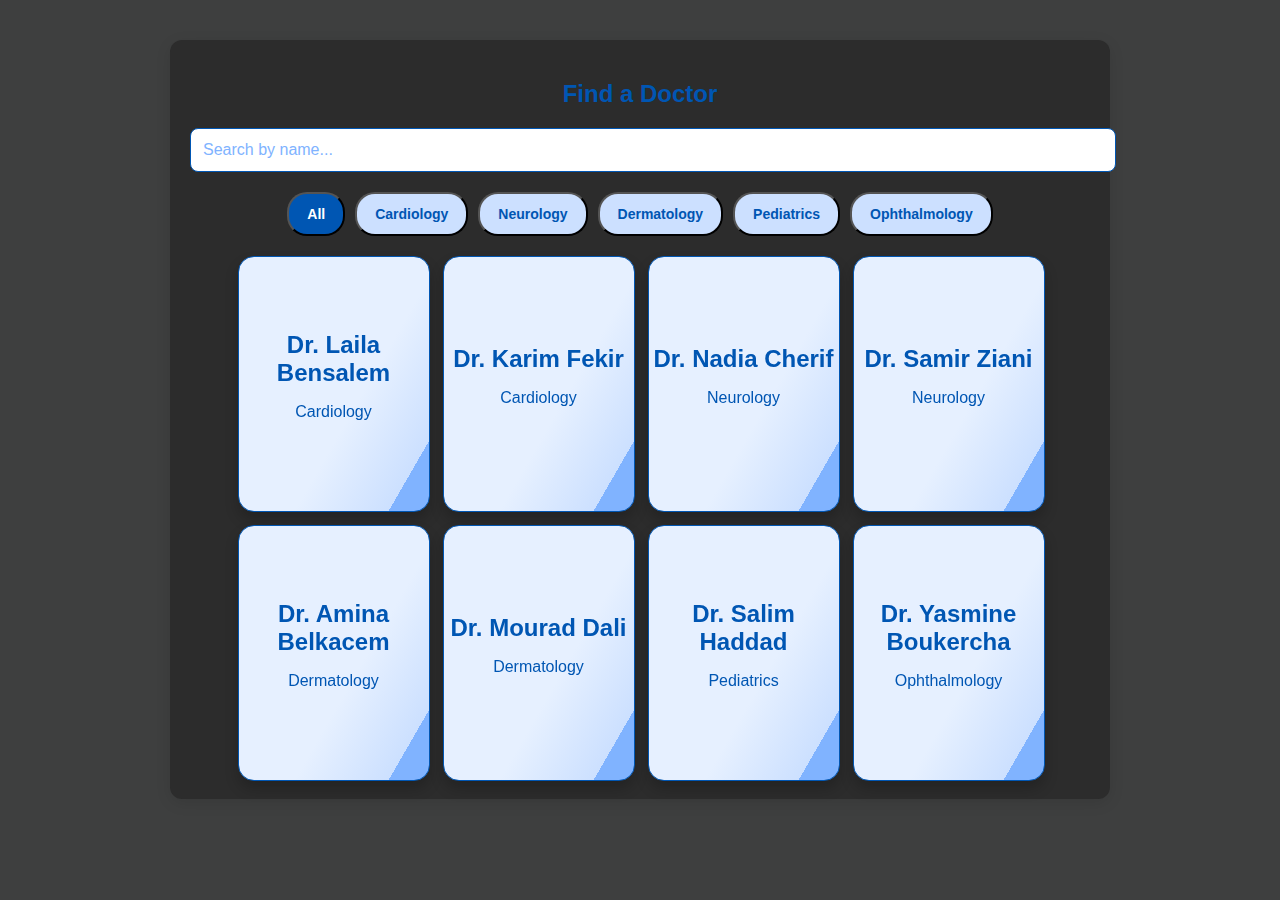
<file: otherhtml/index.html>
<!DOCTYPE html>
<html lang="en">
<head>
    <meta charset="UTF-8">
    <meta name="viewport" content="width=device-width, initial-scale=1.0">
    <title>Doctor Directory</title>
    <style>
        body { 
            font-family: Arial, sans-serif; 
            background-color: #3e3f3f; /* Light blue-gray background */
            margin: 0; 
            padding: 0; 
        }
        .container { 
            max-width: 900px; 
            margin: 40px auto; 
            padding: 20px; 
            background: rgb(44, 44, 44); 
            border-radius: 12px; 
            box-shadow: 0 4px 15px rgba(0, 0, 0, 0.1); 
        }
        h2 { 
            text-align: center; 
            color: #0056b3; /* Dark blue for headings */
        }
        .search-bar { 
            width: 100%; 
            padding: 12px; 
            margin-bottom: 20px; 
            border: 1px solid #0056b3; /* Dark blue border */
            border-radius: 8px; 
            font-size: 16px; 
            color: #0056b3; /* Dark blue text */
        }
        .search-bar::placeholder {
            color: #80b3ff; /* Light blue placeholder */
        }
        .tabs { 
            display: flex; 
            gap: 10px; 
            margin-bottom: 20px; 
            flex-wrap: wrap; 
            justify-content: center; 
        }
        .tab { 
            padding: 12px 18px; 
            cursor: pointer; 
            background: #cce0ff; /* Light blue background */
            border-radius: 20px; 
            transition: 0.3s; 
            font-size: 14px; 
            font-weight: bold; 
            color: #0056b3; /* Dark blue text */
        }
        .tab:hover, .tab.active { 
            background: #0056b3; /* Dark blue background */
            color: white; 
        }
        .doctor-list { 
            display: flex; 
            flex-wrap: wrap; 
            gap: 15px; 
            justify-content: center; 
            margin-top: 20px; 
        }
        
        /* Flip Card Styles */
        .flip-card {
            background-color: transparent;
            width: 190px;
            height: 254px;
            perspective: 1000px;
            font-family: sans-serif;
        }

        .flip-card-inner {
            position: relative;
            width: 100%;
            height: 100%;
            text-align: center;
            transition: transform 0.8s;
            transform-style: preserve-3d;
        }

        .flip-card:hover .flip-card-inner {
            transform: rotateY(180deg);
        }

        .flip-card-front, .flip-card-back {
            box-shadow: 0 8px 14px 0 rgba(0,0,0,0.2);
            position: absolute;
            display: flex;
            flex-direction: column;
            justify-content: center;
            width: 100%;
            height: 100%;
            -webkit-backface-visibility: hidden;
            backface-visibility: hidden;
            border: 1px solid #0056b3; /* Dark blue border */
            border-radius: 1rem;
        }

        .flip-card-front {
            background: linear-gradient(120deg, #e6f0ff 60%, #cce0ff 88%,
               #b3d1ff 40%, #80b3ff 48%); /* Light blue gradient */
            color: #0056b3; /* Dark blue text */
        }

        .flip-card-back {
            background: linear-gradient(120deg, #80b3ff 30%, #0056b3 88%,
               #e6f0ff 40%, #cce0ff 78%); /* Blue gradient */
            color: white; /* White text */
            transform: rotateY(180deg);
        }

        .title {
            font-size: 1.5em;
            font-weight: 900;
            text-align: center;
            margin: 0;
        }

        .sticker {
            font-weight: bold;
            color: #0056b3; /* Dark blue text */
        }

        @media (max-width: 600px) {
            .flip-card { width: 100%; }
        }
    </style>
</head>
<body>
    <div class="container">
        <h2>Find a Doctor</h2>
        <input type="text" id="searchName" class="search-bar" placeholder="Search by name..." onkeyup="filterDoctors()" aria-label="Search by name">
        
        <div class="tabs" id="specialtyTabs" role="tablist"></div>
        
        <div class="doctor-list" id="doctorList" role="list"></div>
    </div>

    <script>
      const doctors = [
    { name: "Dr. Laila Bensalem", specialty: "Cardiology", address: "12 Rue Pasteur", phone: "070-123-4567", workTime: "8AM - 2PM" },
    { name: "Dr. Karim Fekir", specialty: "Cardiology", address: "45 Boulevard Ziane", phone: "079-456-7890", workTime: "10AM - 6PM" },
    { name: "Dr. Nadia Cherif", specialty: "Neurology", address: "89 Avenue des Martyrs", phone: "077-321-9876", workTime: "9AM - 5PM" },
    { name: "Dr. Samir Ziani", specialty: "Neurology", address: "23 Rue Bouzid", phone: "076-654-1234", workTime: "7AM - 3PM" },
    { name: "Dr. Amina Belkacem", specialty: "Dermatology", address: "101 Rue de la Liberté", phone: "071-777-8888", workTime: "8AM - 4PM" },
    { name: "Dr. Mourad Dali", specialty: "Dermatology", address: "56 Rue Ben Mhidi", phone: "073-888-9999", workTime: "9AM - 1PM" },
    { name: "Dr. Salim Haddad", specialty: "Pediatrics", address: "30 Rue Frantz Fanon", phone: "075-112-3344", workTime: "9AM - 5PM" },
    { name: "Dr. Yasmine Boukercha", specialty: "Ophthalmology", address: "18 Rue Didouche Mourad", phone: "074-556-7788", workTime: "10AM - 4PM" }
];

        
        const specialties = ["All", ...new Set(doctors.map(d => d.specialty))];
        const tabsContainer = document.getElementById("specialtyTabs");
        const doctorList = document.getElementById("doctorList");

        function createTabs() {
            specialties.forEach(specialty => {
                let tab = document.createElement("button");
                tab.classList.add("tab");
                tab.innerText = specialty;
                tab.setAttribute("role", "tab");
                tab.setAttribute("aria-selected", specialty === "All");
                tab.onclick = () => filterDoctors(specialty);
                if (specialty === "All") tab.classList.add("active");
                tabsContainer.appendChild(tab);
            });
        }

        function filterDoctors(specialty = "All") {
            let nameQuery = document.getElementById("searchName").value.toLowerCase();
            doctorList.innerHTML = "";
            
            let filtered = doctors.filter(d => 
                (specialty === "All" || d.specialty === specialty) && 
                (d.name.toLowerCase().includes(nameQuery))
            );
            
            document.querySelectorAll(".tab").forEach(tab => {
                tab.classList.remove("active");
                tab.setAttribute("aria-selected", "false");
            });
            document.querySelectorAll(".tab").forEach(tab => {
                if (tab.innerText === specialty) {
                    tab.classList.add("active");
                    tab.setAttribute("aria-selected", "true");
                }
            });
            
            filtered.forEach(doctor => {
                let card = document.createElement("div");
                card.classList.add("flip-card");

                let inner = document.createElement("div");
                inner.classList.add("flip-card-inner");

                let front = document.createElement("div");
                front.classList.add("flip-card-front");
                front.innerHTML = `<p class="title">${doctor.name}</p>
                                     <p>${doctor.specialty}</p>`;

                let back = document.createElement("div");
                back.classList.add("flip-card-back");
                back.innerHTML = `<p class="title">Contact</p>
                                  <p>📞 ${doctor.phone}</p>
                                  <p>📍 ${doctor.address}</p>
                                  <p>⏰ ${doctor.workTime}</p>`;

                inner.appendChild(front);
                inner.appendChild(back);
                card.appendChild(inner);
                doctorList.appendChild(card);
            });
        }

        createTabs();
        filterDoctors();
    </script>
</body>
</html>
</file>
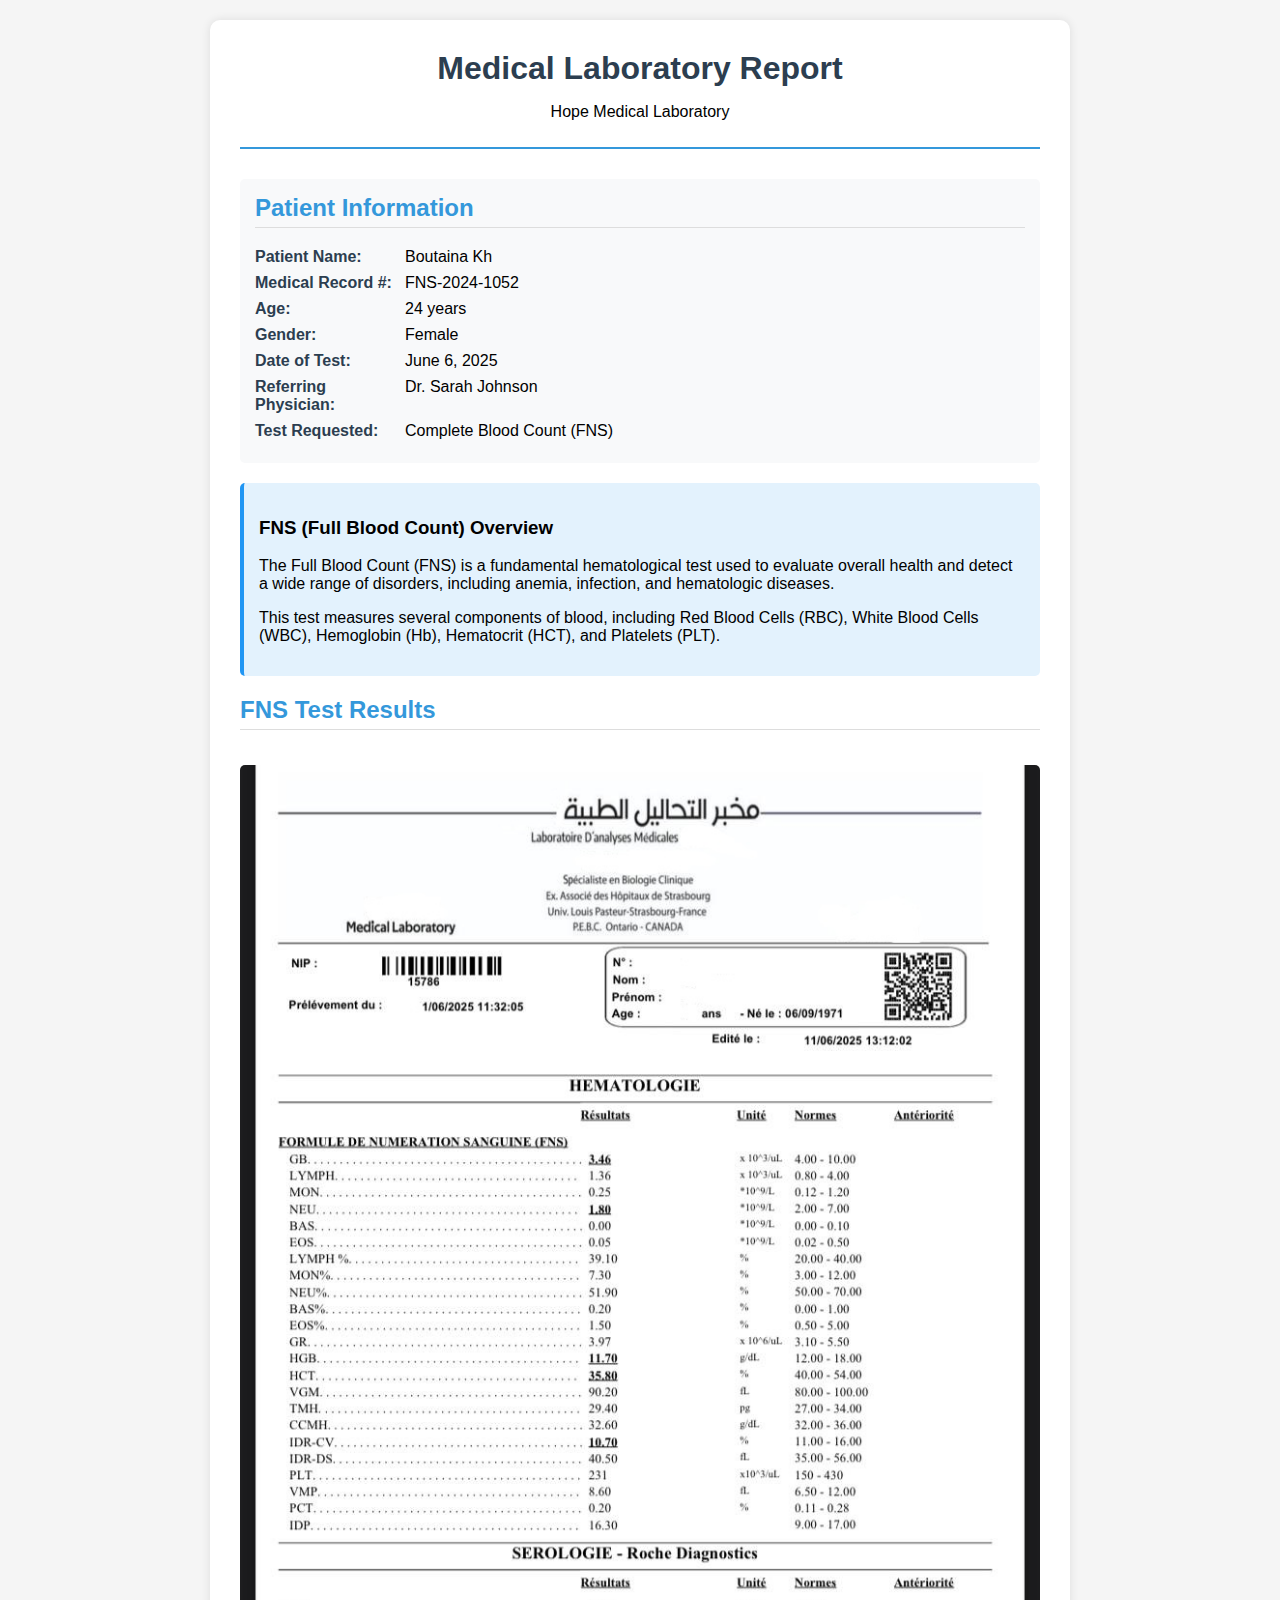
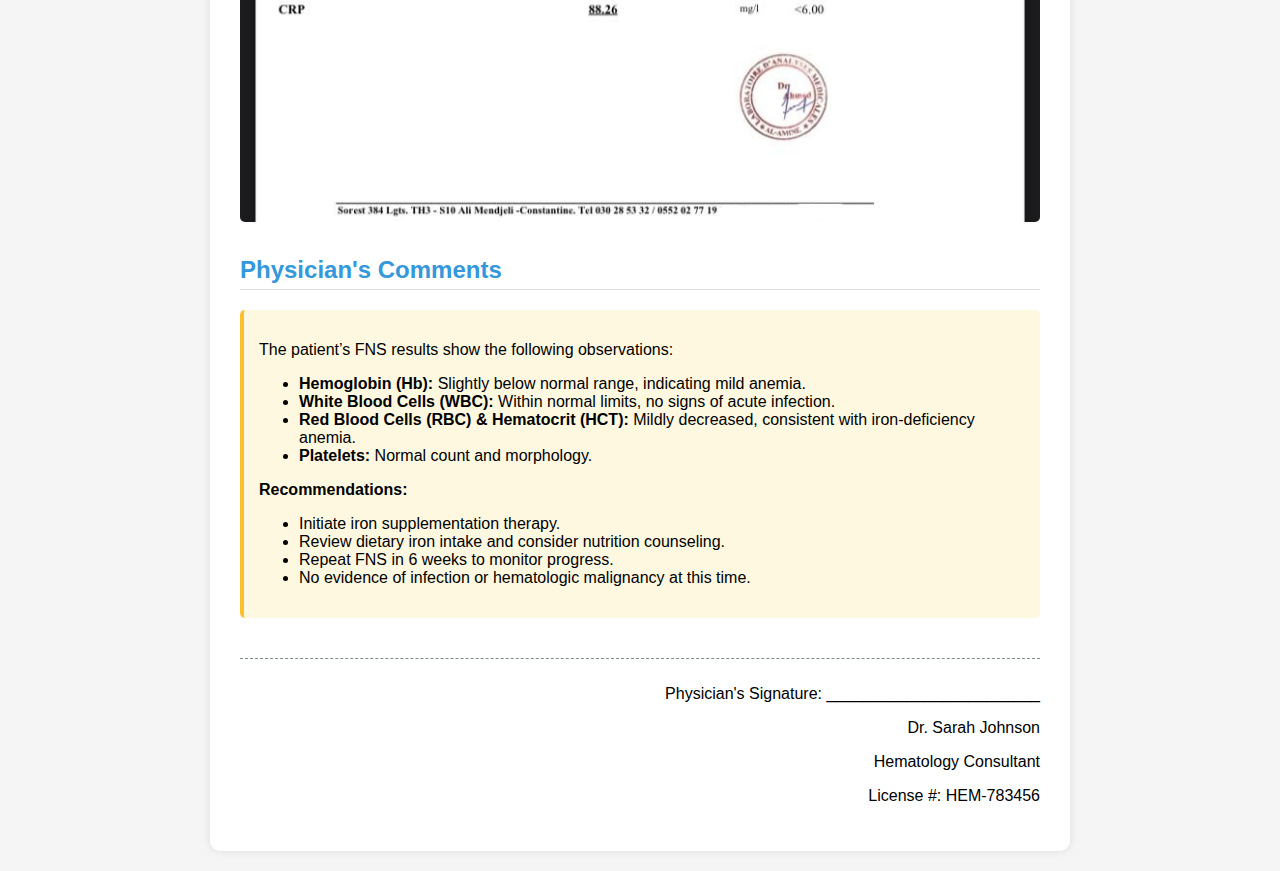
<file: analyse.html>
<!DOCTYPE html>
<html lang="en">
<head>
  <meta charset="UTF-8" />
  <meta name="viewport" content="width=device-width, initial-scale=1.0"/>
  <title>FNS Laboratory Report</title>
  <style>
    body {
      font-family: 'Arial', sans-serif;
      margin: 0;
      padding: 20px;
      background-color: #f5f5f5;
    }
    .container {
      max-width: 800px;
      margin: 0 auto;
      background-color: white;
      padding: 30px;
      border-radius: 10px;
      box-shadow: 0 0 10px rgba(0,0,0,0.1);
    }
    .header {
      text-align: center;
      margin-bottom: 30px;
      border-bottom: 2px solid #3498db;
      padding-bottom: 10px;
    }
    .header h1 {
      color: #2c3e50;
      margin: 0;
    }
    .patient-info {
      background-color: #f8f9fa;
      padding: 15px;
      border-radius: 5px;
      margin-bottom: 20px;
    }
    .patient-info h2 {
      color: #3498db;
      margin-top: 0;
      border-bottom: 1px solid #ddd;
      padding-bottom: 5px;
    }
    .info-row {
      display: flex;
      margin-bottom: 8px;
    }
    .info-label {
      font-weight: bold;
      width: 150px;
      color: #2c3e50;
    }
    .info-value {
      flex: 1;
    }
    .analysis-section {
      margin-bottom: 30px;
    }
    .analysis-section h2 {
      color: #3498db;
      border-bottom: 1px solid #ddd;
      padding-bottom: 5px;
    }
    .footer {
      text-align: center;
      margin-top: 30px;
      color: #7f8c8d;
      font-size: 14px;
    }
    .lab-signature {
      margin-top: 40px;
      text-align: right;
      border-top: 1px dashed #7f8c8d;
      padding-top: 10px;
    }
    .notes {
      background-color: #e3f2fd;
      padding: 15px;
      border-radius: 5px;
      border-left: 4px solid #2196f3;
      margin-bottom: 20px;
    }
    img.analysis-image {
      width: 100%;
      border-radius: 5px;
      margin-top: 15px;
      cursor: pointer;
      transition: transform 0.3s ease;
    }

    @media (max-width: 600px) {
      img.analysis-image {
        transform: scale(1.1);
      }
    }

    .modal {
      display: none;
      position: fixed;
      z-index: 999;
      left: 0;
      top: 0;
      width: 100%;
      height: 100%;
      overflow: auto;
      background-color: rgba(0,0,0,0.8);
    }
    .modal-content {
      margin: 5% auto;
      display: block;
      max-width: 90%;
      max-height: 80vh;
      border-radius: 10px;
    }
    .modal-close {
      position: absolute;
      top: 20px;
      right: 35px;
      color: #fff;
      font-size: 30px;
      font-weight: bold;
      cursor: pointer;
    }
  </style>
</head>
<body>
  <div class="container">
    <div class="header">
      <h1>Medical Laboratory Report</h1>
      <p>Hope Medical Laboratory</p>
    </div>

    <div class="patient-info">
      <h2>Patient Information</h2>
      <div class="info-row"><span class="info-label">Patient Name:</span><span class="info-value">Boutaina Kh</span></div>
      <div class="info-row"><span class="info-label">Medical Record #:</span><span class="info-value">FNS-2024-1052</span></div>
      <div class="info-row"><span class="info-label">Age:</span><span class="info-value">24 years</span></div>
      <div class="info-row"><span class="info-label">Gender:</span><span class="info-value">Female</span></div>
      <div class="info-row"><span class="info-label">Date of Test:</span><span class="info-value">June 6, 2025</span></div>
      <div class="info-row"><span class="info-label">Referring Physician:</span><span class="info-value">Dr. Sarah Johnson</span></div>
      <div class="info-row"><span class="info-label">Test Requested:</span><span class="info-value">Complete Blood Count (FNS)</span></div>
    </div>

    <div class="notes">
      <h3>FNS (Full Blood Count) Overview</h3>
      <p>The Full Blood Count (FNS) is a fundamental hematological test used to evaluate overall health and detect a wide range of disorders, including anemia, infection, and hematologic diseases.</p>
      <p>This test measures several components of blood, including Red Blood Cells (RBC), White Blood Cells (WBC), Hemoglobin (Hb), Hematocrit (HCT), and Platelets (PLT).</p>
    </div>

    <div class="analysis-section">
      <h2>FNS Test Results</h2>
      <img src="assets/images/version2/photo_2025-06-11_23-33-21.jpg" alt="FNS Test Results" class="analysis-image" onclick="openModal(this.src)">
    </div>

    <div class="analysis-section">
      <h2>Physician's Comments</h2>
      <div style="background-color: #fff8e1; padding: 15px; border-radius: 5px; border-left: 4px solid #fbc02d;">
        <p>The patient’s FNS results show the following observations:</p>
        <ul>
          <li><strong>Hemoglobin (Hb):</strong> Slightly below normal range, indicating mild anemia.</li>
          <li><strong>White Blood Cells (WBC):</strong> Within normal limits, no signs of acute infection.</li>
          <li><strong>Red Blood Cells (RBC) & Hematocrit (HCT):</strong> Mildly decreased, consistent with iron-deficiency anemia.</li>
          <li><strong>Platelets:</strong> Normal count and morphology.</li>
        </ul>
        <p><strong>Recommendations:</strong></p>
        <ul>
          <li>Initiate iron supplementation therapy.</li>
          <li>Review dietary iron intake and consider nutrition counseling.</li>
          <li>Repeat FNS in 6 weeks to monitor progress.</li>
          <li>No evidence of infection or hematologic malignancy at this time.</li>
        </ul>
      </div>
    </div>

    <div class="lab-signature">
      <p>Physician's Signature: ________________________</p>
      <p>Dr. Sarah Johnson</p>
      <p>Hematology Consultant</p>
      <p>License #: HEM-783456</p>
    </div>
  </div>

  <!-- Modal -->
  <div id="imageModal" class="modal" onclick="closeModal(event)">
    <span class="modal-close" onclick="closeModal(event)">&times;</span>
    <img class="modal-content" id="modalImage">
  </div>

  <script>
    function openModal(src) {
      const modal = document.getElementById("imageModal");
      const modalImg = document.getElementById("modalImage");
      modal.style.display = "block";
      modalImg.src = src;
    }

    function closeModal(event) {
      if (event.target.id === "imageModal" || event.target.className === "modal-close") {
        document.getElementById("imageModal").style.display = "none";
      }
    }
  </script>
</body>
</html>
</file>
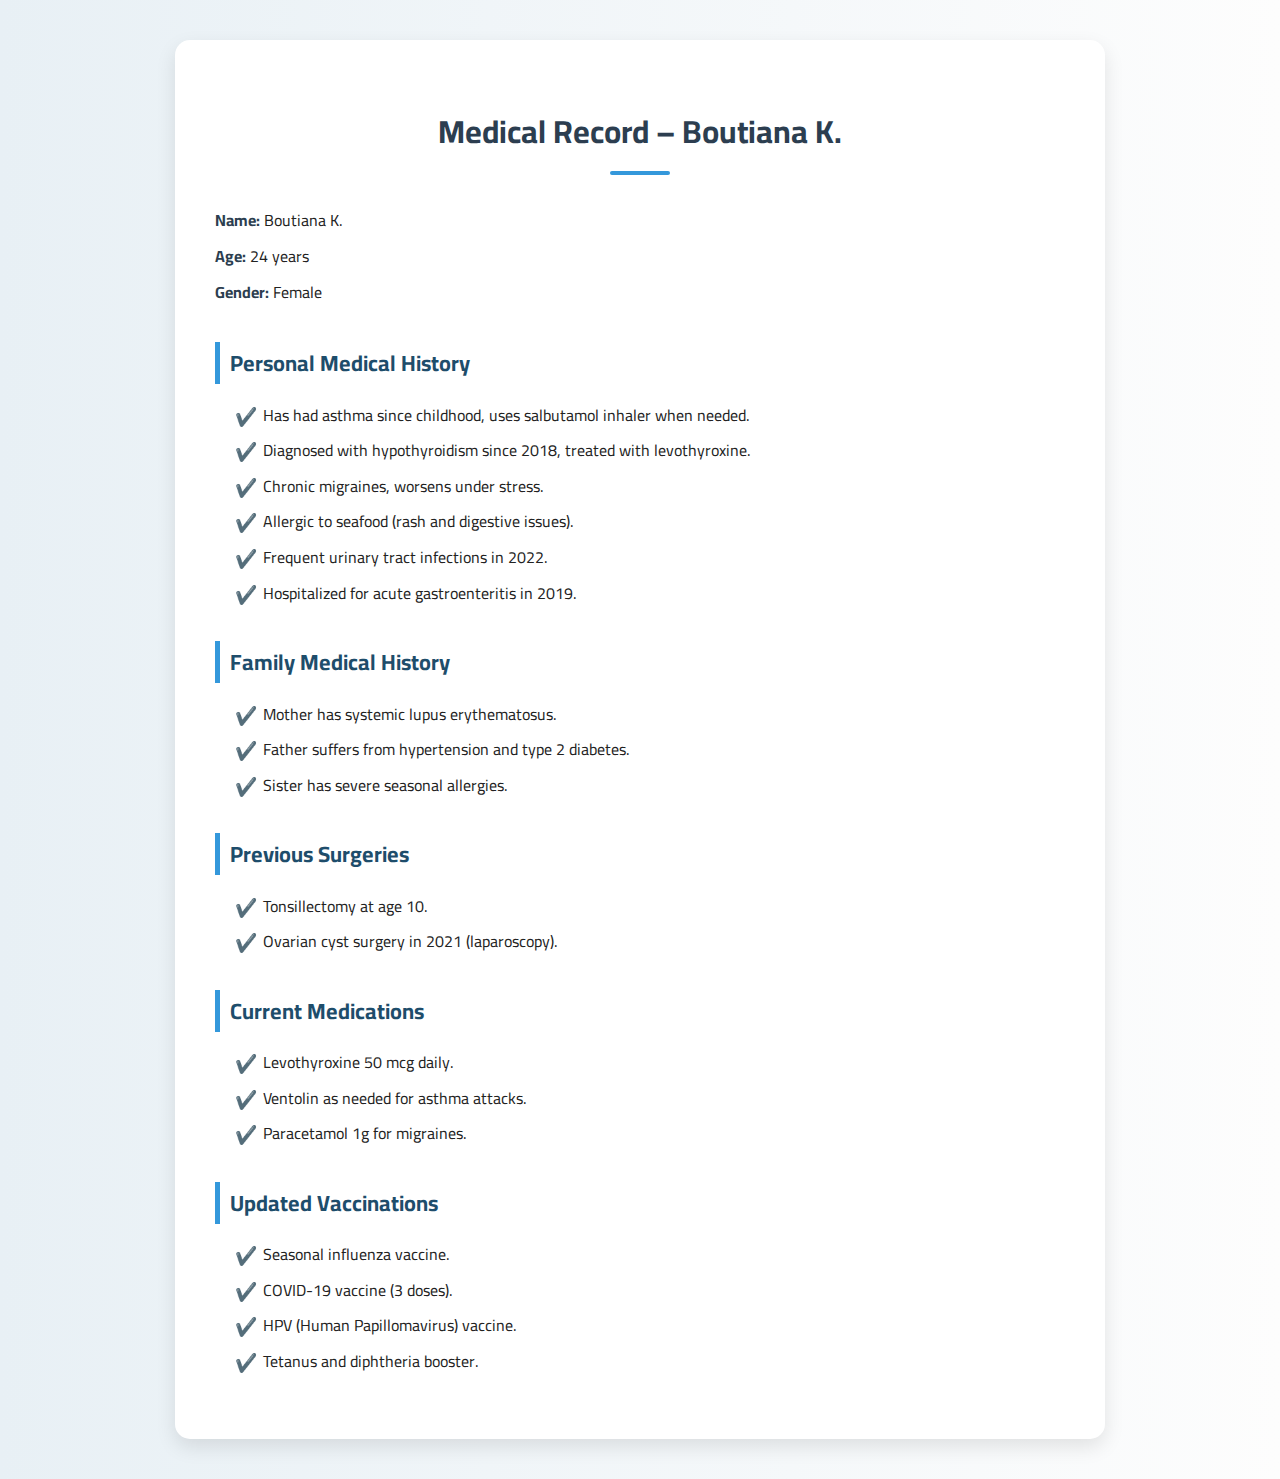
<file: atenece.html>
<!DOCTYPE html>
<html lang="en" dir="ltr">
<head>
  <meta charset="UTF-8" />
  <meta name="viewport" content="width=device-width, initial-scale=1.0"/>
  <title>Medical Record - Boutiana K.</title>
  <link href="https://fonts.googleapis.com/css2?family=Cairo:wght@400;600;700&display=swap" rel="stylesheet">
  <style>
    body {
      font-family: 'Cairo', sans-serif;
      background: linear-gradient(to right, #e8f0f5, #fdfdfd);
      margin: 0;
      padding: 0;
      color: #222;
    }
    .container {
      max-width: 850px;
      margin: 40px auto;
      background: #ffffff;
      padding: 40px;
      border-radius: 15px;
      box-shadow: 0 8px 20px rgba(0, 0, 0, 0.1);
      direction: ltr;
    }
    h1 {
      text-align: center;
      font-size: 32px;
      color: #2c3e50;
      margin-bottom: 30px;
      position: relative;
    }
    h1::after {
      content: "";
      display: block;
      width: 60px;
      height: 4px;
      background-color: #3498db;
      margin: 10px auto 0;
      border-radius: 5px;
    }
    h2 {
      font-size: 22px;
      color: #1e4d6b;
      border-left: 5px solid #3498db;
      padding-left: 10px;
      margin-top: 35px;
    }
    .section {
      margin-bottom: 25px;
    }
    .section p {
      margin: 6px 0;
    }
    .label {
      font-weight: bold;
      color: #2c3e50;
    }
    ul {
      padding-left: 20px;
      list-style: none;
    }
    ul li {
      margin: 10px 0;
      padding-left: 28px;
      position: relative;
      line-height: 1.6;
    }
    ul li::before {
      content: "✔️";
      position: absolute;
      left: 0;
      font-size: 18px;
      color: #3498db;
    }
    @media (max-width: 600px) {
      .container {
        padding: 20px;
      }
      h1 {
        font-size: 26px;
      }
      h2 {
        font-size: 18px;
      }
    }
  </style>
</head>
<body>
  <div class="container">
    <h1>Medical Record – Boutiana K.</h1>

    <div class="section">
      <p><span class="label">Name:</span> Boutiana K.</p>
      <p><span class="label">Age:</span> 24 years</p>
      <p><span class="label">Gender:</span> Female</p>
    </div>

    <div class="section">
      <h2>Personal Medical History</h2>
      <ul>
        <li>Has had asthma since childhood, uses salbutamol inhaler when needed.</li>
        <li>Diagnosed with hypothyroidism since 2018, treated with levothyroxine.</li>
        <li>Chronic migraines, worsens under stress.</li>
        <li>Allergic to seafood (rash and digestive issues).</li>
        <li>Frequent urinary tract infections in 2022.</li>
        <li>Hospitalized for acute gastroenteritis in 2019.</li>
      </ul>
    </div>

    <div class="section">
      <h2>Family Medical History</h2>
      <ul>
        <li>Mother has systemic lupus erythematosus.</li>
        <li>Father suffers from hypertension and type 2 diabetes.</li>
        <li>Sister has severe seasonal allergies.</li>
      </ul>
    </div>

    <div class="section">
      <h2>Previous Surgeries</h2>
      <ul>
        <li>Tonsillectomy at age 10.</li>
        <li>Ovarian cyst surgery in 2021 (laparoscopy).</li>
      </ul>
    </div>

    <div class="section">
      <h2>Current Medications</h2>
      <ul>
        <li>Levothyroxine 50 mcg daily.</li>
        <li>Ventolin as needed for asthma attacks.</li>
        <li>Paracetamol 1g for migraines.</li>
      </ul>
    </div>

    <div class="section">
      <h2>Updated Vaccinations</h2>
      <ul>
        <li>Seasonal influenza vaccine.</li>
        <li>COVID-19 vaccine (3 doses).</li>
        <li>HPV (Human Papillomavirus) vaccine.</li>
        <li>Tetanus and diphtheria booster.</li>
      </ul>
    </div>
  </div>
</body>
</html>
</file>
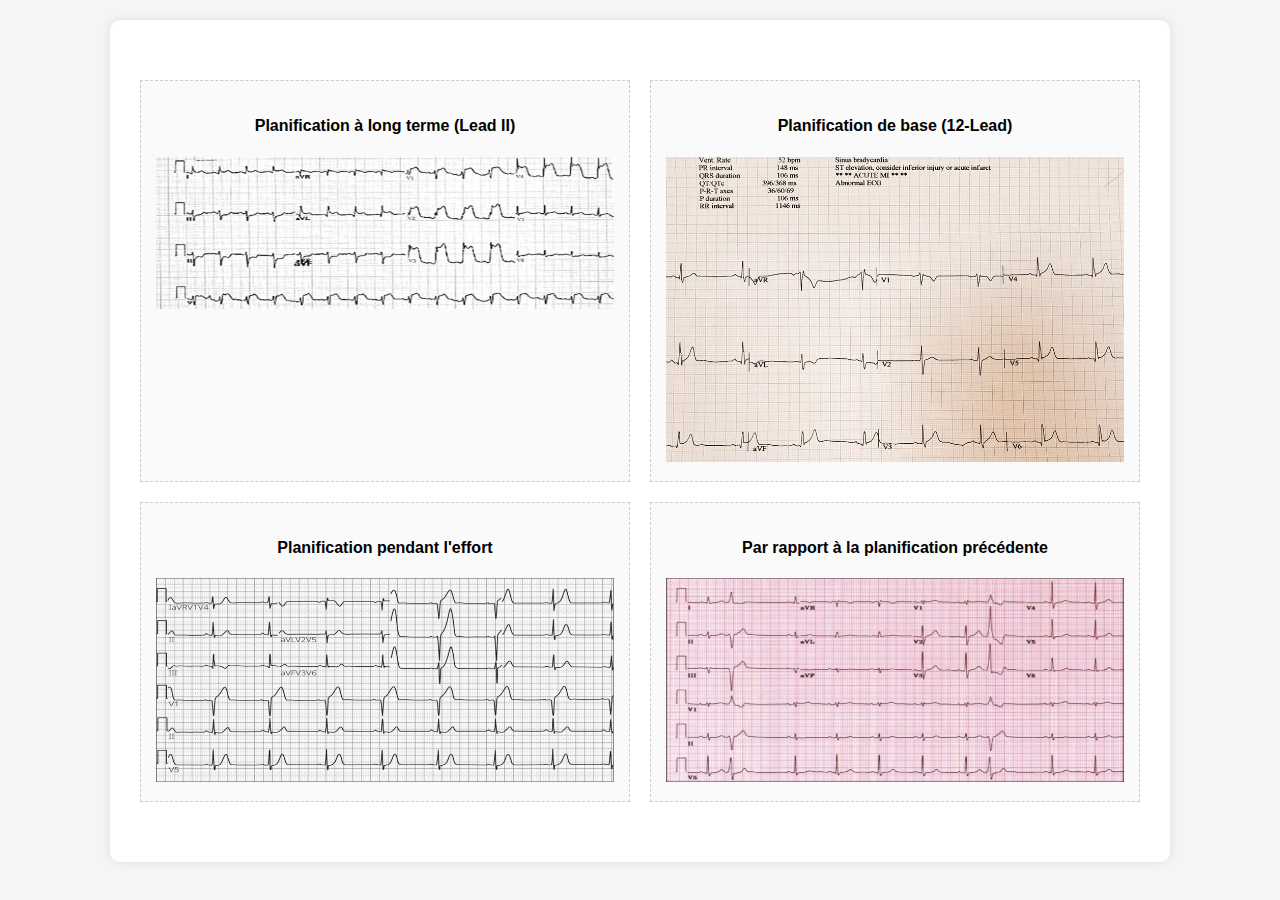
<file: ecg.html>
<!DOCTYPE html>
<html lang="ar" dir="rtl">
<head>
  <meta charset="UTF-8" />
  <meta name="viewport" content="width=device-width, initial-scale=1.0" />
  <title>تقرير تخطيط القلب الكهربائي</title>
  <style>
    body {
      font-family: 'Arial', sans-serif;
      margin: 0;
      padding: 20px;
      background-color: #f5f5f5;
    }
    .container {
      max-width: 1000px;
      margin: 0 auto;
      background-color: white;
      padding: 30px;
      border-radius: 10px;
      box-shadow: 0 0 10px rgba(0,0,0,0.1);
    }
    .header {
      text-align: center;
      margin-bottom: 30px;
      border-bottom: 2px solid #3498db;
      padding-bottom: 10px;
    }
    .patient-info {
      background-color: #f8f9fa;
      padding: 15px;
      border-radius: 5px;
      margin-bottom: 20px;
    }
    .ecg-gallery {
      display: grid;
      grid-template-columns: repeat(2, 1fr);
      gap: 20px;
      margin: 30px 0;
    }
    .ecg-image {
      border: 1px dashed #ccc;
      padding: 15px;
      background-color: #fafafa;
      text-align: center;
    }
    .ecg-image img {
      max-width: 100%;
      height: auto;
      object-fit: contain;
    }
    .parameter-table {
      width: 100%;
      border-collapse: collapse;
      margin: 20px 0;
    }
    .interpretation {
      background-color: #fff3e0;
      padding: 15px;
      border-radius: 5px;
      margin: 20px 0;
    }

    /* Responsive adjustments for phones */
    @media (max-width: 600px) {
      .container {
        padding: 15px;
      }
      .ecg-gallery {
        grid-template-columns: 1fr;
        gap: 15px;
      }
      .ecg-image h4 {
        font-size: 16px;
      }
    }
  </style>
</head>
<body>
  <div class="container">
    <!-- معلومات المريض (كما هي) -->

    <div class="ecg-gallery">
      <div class="ecg-image">
        <h4>Planification de base (12-Lead)</h4>
        <img src="assets/images/version2/ecgg.jpg" alt="التخطيط الأساسي للقلب" />
      </div>
      <div class="ecg-image">
        <h4>Planification à long terme (Lead II)</h4>
        <img src="assets/images/version2/ecgg2.jpg" alt="تخطيط النظم" />
      </div>
      <div class="ecg-image">
        <h4>Par rapport à la planification précédente</h4>
        <img src="assets/images/version2/ecgg3.jpg" alt="مقارنة التخطيط" />
      </div>
      <div class="ecg-image">
        <h4>Planification pendant l'effort</h4>
        <img src="assets/images/version2/ecgg4.png" alt="تخطيط الجهد" />
      </div>
    </div>
  </div>
</body>
</html>
</file>
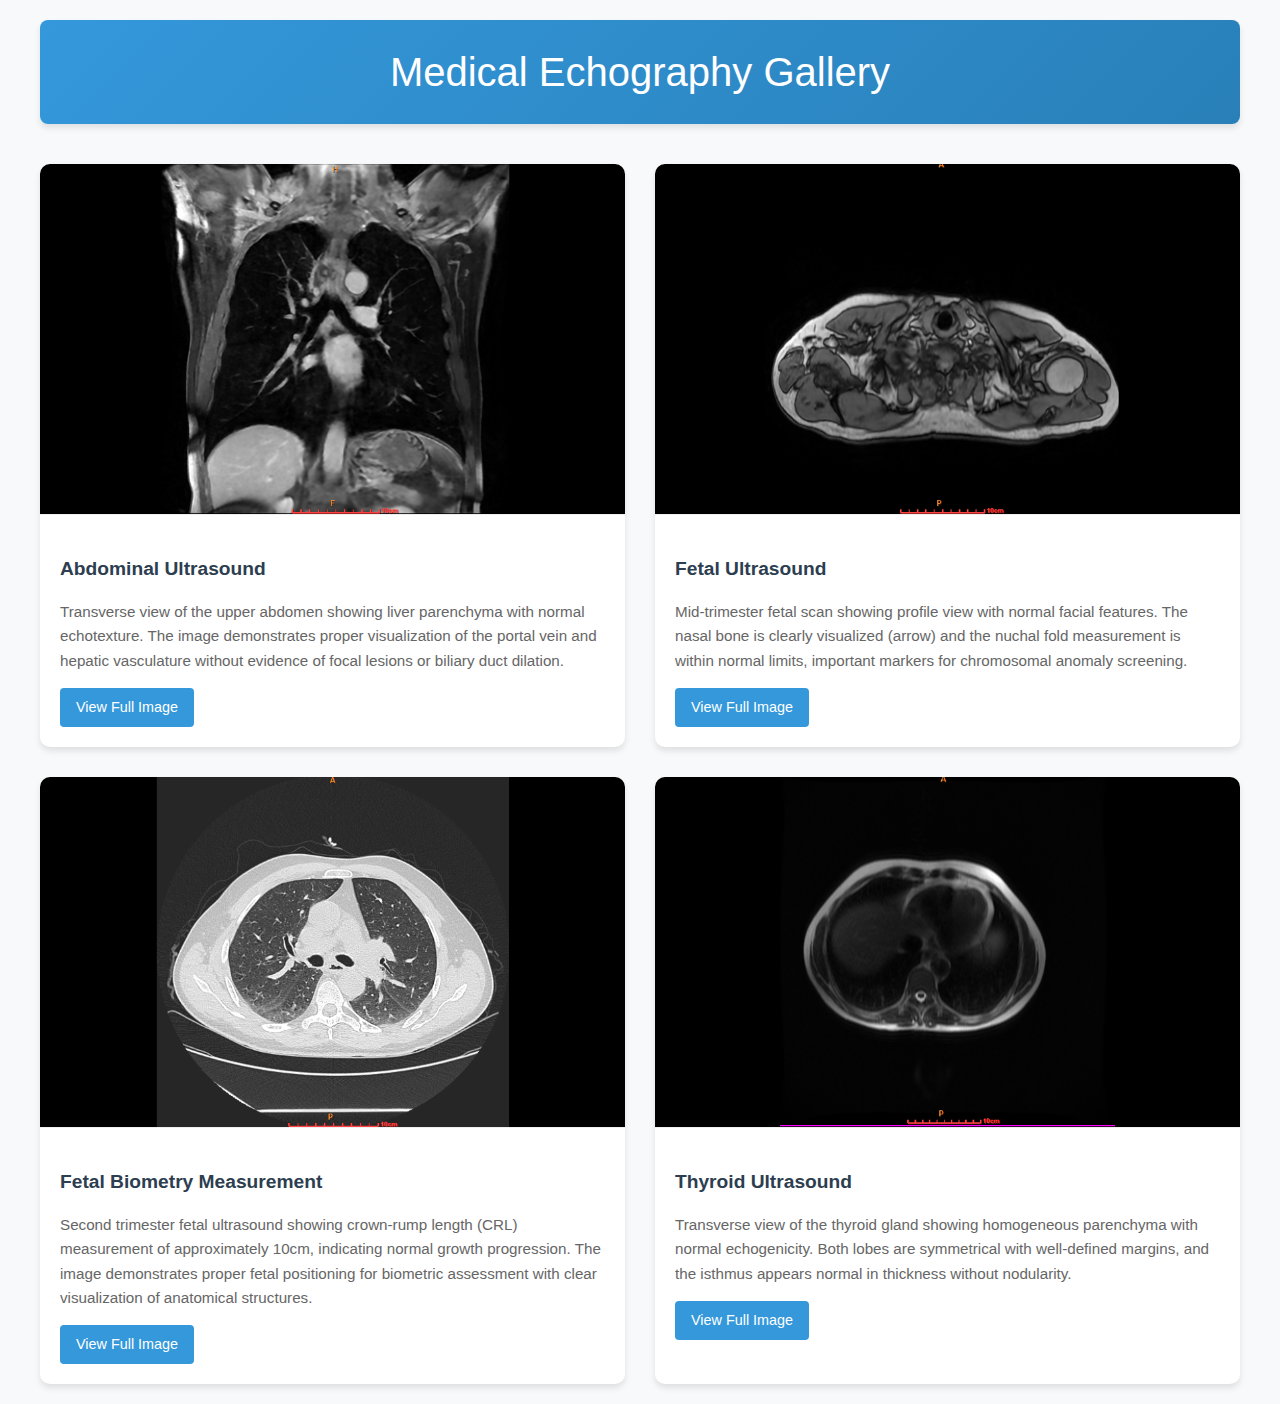
<file: echographe.html>
<!DOCTYPE html>
<html lang="en">
<head>
    <meta charset="UTF-8">
    <meta name="viewport" content="width=device-width, initial-scale=1.0">
    <title>Medical Echography Gallery</title>
    <style>
        :root {
            --primary-color: #3498db;
            --secondary-color: #2980b9;
            --dark-color: #2c3e50;
            --light-color: #ecf0f1;
            --shadow: 0 4px 6px rgba(0, 0, 0, 0.1);
            --transition: all 0.3s ease;
        }
        
        body {
            font-family: 'Segoe UI', Tahoma, Geneva, Verdana, sans-serif;
            margin: 0;
            padding: 0;
            background-color: #f8f9fa;
            color: #333;
            line-height: 1.6;
        }
        
        .container {
            max-width: 1200px;
            margin: 0 auto;
            padding: 20px;
        }
        
        header {
            text-align: center;
            margin-bottom: 40px;
            padding: 20px 0;
            background: linear-gradient(135deg, var(--primary-color), var(--secondary-color));
            color: white;
            border-radius: 8px;
            box-shadow: var(--shadow);
        }
        
        h1 {
            margin: 0;
            font-size: 2.5rem;
            font-weight: 300;
        }
        
        .subtitle {
            font-weight: 300;
            opacity: 0.9;
            margin-top: 10px;
        }
        
        .gallery {
            display: grid;
            grid-template-columns: repeat(auto-fit, minmax(500px, 1fr));
            gap: 30px;
            margin-top: 30px;
        }
        
        .image-container {
            background-color: white;
            border-radius: 10px;
            overflow: hidden;
            box-shadow: var(--shadow);
            transition: var(--transition);
            position: relative;
        }
        
        .image-container:hover {
            transform: translateY(-5px);
            box-shadow: 0 10px 20px rgba(0, 0, 0, 0.15);
        }
        
        .image-container img {
            width: 100%;
            height: 350px;
            object-fit: contain;
            display: block;
            border-bottom: 1px solid #eee;
            background-color: #000;
        }
        
        .image-info {
            padding: 20px;
        }
        
        .caption {
            font-size: 1.2rem;
            font-weight: 600;
            margin-bottom: 10px;
            color: var(--dark-color);
        }
        
        .description {
            color: #666;
            font-size: 0.95rem;
            margin-bottom: 15px;
        }
        
        .view-btn {
            display: inline-block;
            padding: 8px 16px;
            background-color: var(--primary-color);
            color: white;
            text-decoration: none;
            border-radius: 4px;
            font-size: 0.9rem;
            transition: var(--transition);
        }
        
        .view-btn:hover {
            background-color: var(--secondary-color);
        }
        
        footer {
            text-align: center;
            margin-top: 50px;
            padding: 20px;
            color: #666;
            font-size: 0.9rem;
        }
        
        @media (max-width: 768px) {
            .gallery {
                grid-template-columns: 1fr;
            }
            
            h1 {
                font-size: 2rem;
            }
            
            .image-container img {
                height: 250px;
            }
        }
        
        /* Animation */
        @keyframes fadeIn {
            from { opacity: 0; transform: translateY(20px); }
            to { opacity: 1; transform: translateY(0); }
        }
        
        .image-container {
            animation: fadeIn 0.5s ease-out forwards;
        }
        
        .image-container:nth-child(1) { animation-delay: 0.1s; }
        .image-container:nth-child(2) { animation-delay: 0.2s; }
        .image-container:nth-child(3) { animation-delay: 0.3s; }
        .image-container:nth-child(4) { animation-delay: 0.4s; }
    </style>
</head>
<body>
    <div class="container">
        <header>
            <h1>Medical Echography Gallery</h1>
        </header>
        
        <div class="gallery">
            <!-- Image 1 -->
            <div class="image-container">
                <img src="assets/images/version2/echo01.png" alt="Abdominal Ultrasound">
                <div class="image-info">
                    <h3 class="caption">Abdominal Ultrasound</h3>
                    <p class="description">Transverse view of the upper abdomen showing liver parenchyma with normal echotexture. The image demonstrates proper visualization of the portal vein and hepatic vasculature without evidence of focal lesions or biliary duct dilation.</p>
                    <a href="assets/images/version2/echo01.png" class="view-btn">View Full Image</a>
                </div>
            </div>
            
            <!-- Image 2 -->
            <div class="image-container">
                <img src="assets/images/version2/echo02.png" alt="Fetal Ultrasound">
                <div class="image-info">
                    <h3 class="caption">Fetal Ultrasound</h3>
                    <p class="description">Mid-trimester fetal scan showing profile view with normal facial features. The nasal bone is clearly visualized (arrow) and the nuchal fold measurement is within normal limits, important markers for chromosomal anomaly screening.</p>
                    <a href="assets/images/version2/echo02.png" class="view-btn">View Full Image</a>
                </div>
            </div>
            
            <!-- Image 3 -->
            <div class="image-container">
                <img src="assets/images/version2/echo03.png" alt="Fetal Biometry">
                <div class="image-info">
                    <h3 class="caption">Fetal Biometry Measurement</h3>
                    <p class="description">Second trimester fetal ultrasound showing crown-rump length (CRL) measurement of approximately 10cm, indicating normal growth progression. The image demonstrates proper fetal positioning for biometric assessment with clear visualization of anatomical structures.</p>
                    <a href="assets/images/version2/echo03.png" class="view-btn">View Full Image</a>
                </div>
            </div>
            
            <!-- Image 4 -->
            <div class="image-container">
                <img src="assets/images/version2/echo04.png" alt="Thyroid Ultrasound">
                <div class="image-info">
                    <h3 class="caption">Thyroid Ultrasound</h3>
                    <p class="description">Transverse view of the thyroid gland showing homogeneous parenchyma with normal echogenicity. Both lobes are symmetrical with well-defined margins, and the isthmus appears normal in thickness without nodularity.</p>
                    <a href="assets/images/version2/echo04.png" class="view-btn">View Full Image</a>
                </div>
            </div>
        </div>
        
    </div>
</body>
</html>
</file>
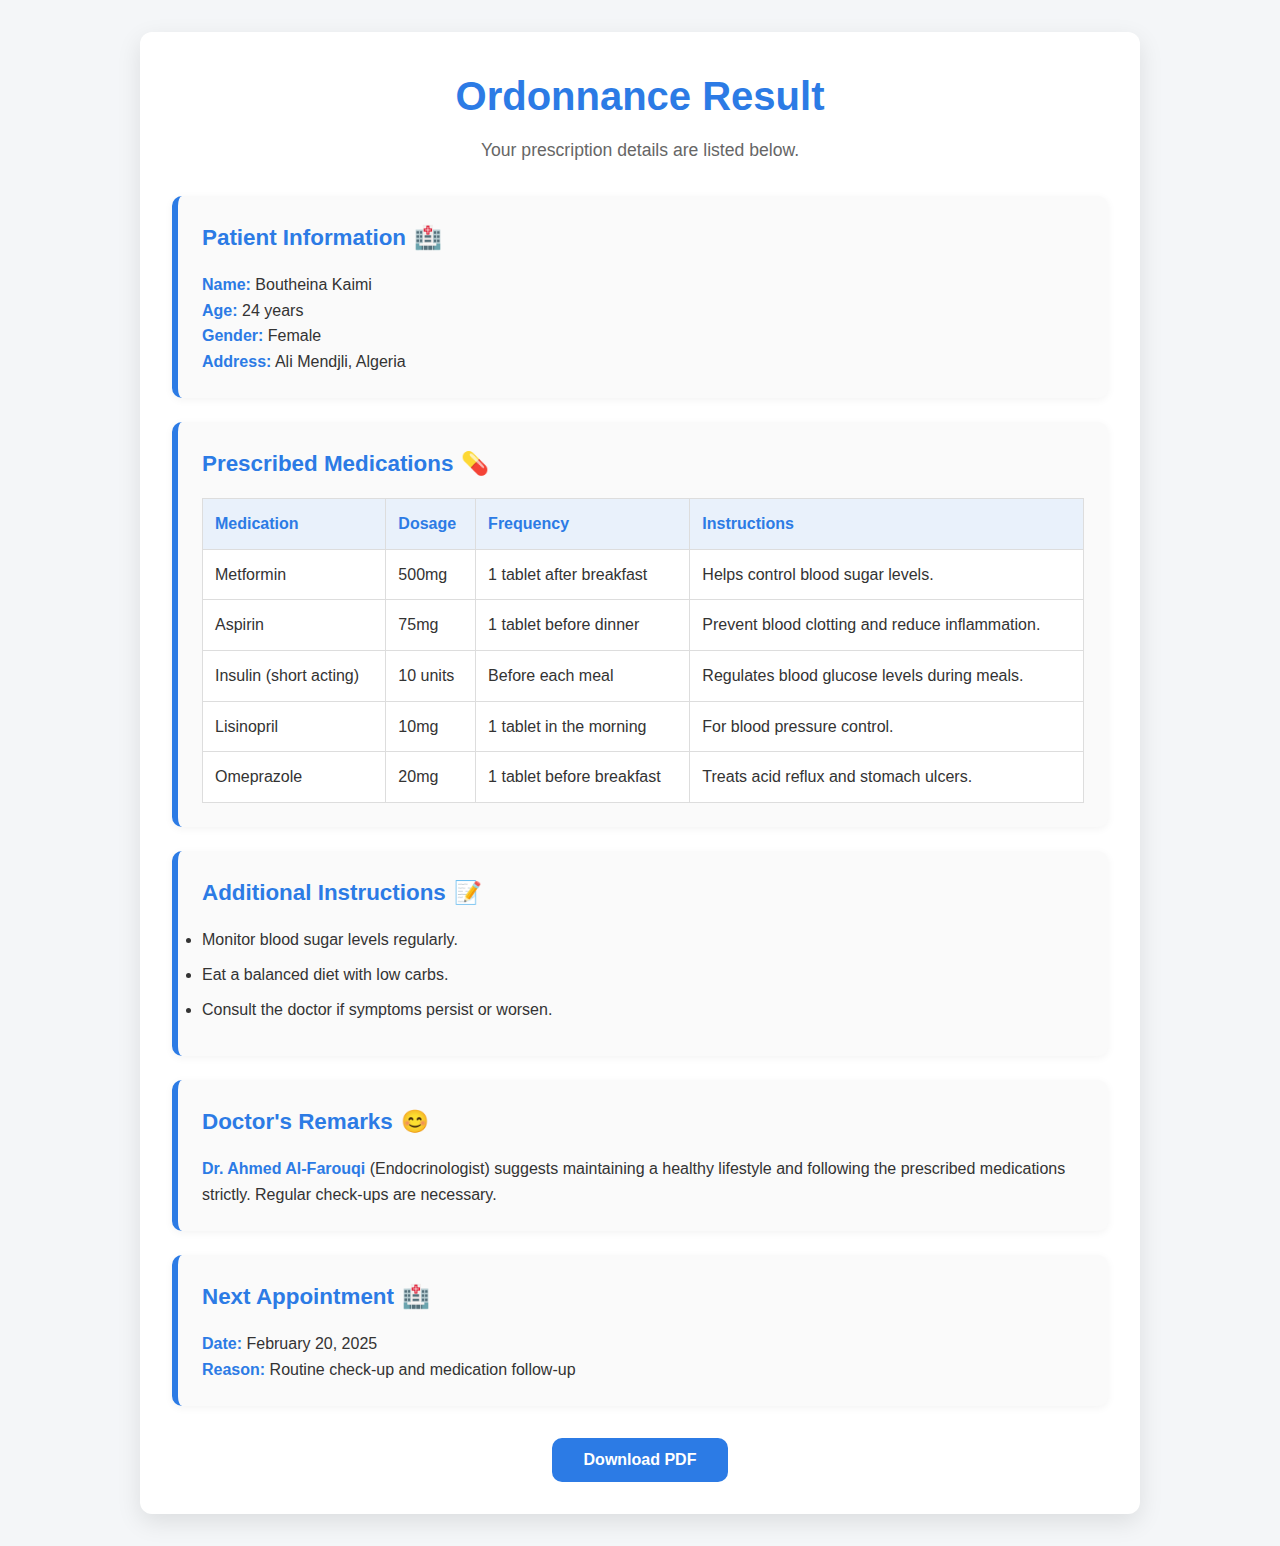
<file: ordonancee.html>
<!DOCTYPE html>
<html lang="en">
<head>
  <meta charset="UTF-8" />
  <meta name="viewport" content="width=device-width, initial-scale=1.0"/>
  <title>Ordonnance Result</title>
  <style>
    /* Reset & Base Styling */
    * {
      margin: 0;
      padding: 0;
      box-sizing: border-box;
    }

    body {
      font-family: 'Segoe UI', Tahoma, Geneva, Verdana, sans-serif;
      background-color: #f4f6f8;
      color: #333;
      line-height: 1.6;
    }

    .container {
      max-width: 1000px;
      margin: 2rem auto;
      background: #fff;
      padding: 2rem;
      border-radius: 12px;
      box-shadow: 0 8px 24px rgba(0, 0, 0, 0.1);
    }

    header {
      text-align: center;
      margin-bottom: 2rem;
    }

    header h1 {
      color: #2c7be5;
      font-size: 2.5rem;
      margin-bottom: 0.5rem;
    }

    header p {
      font-size: 1.1rem;
      color: #666;
    }

    .ordonnance-result {
      display: grid;
      grid-template-columns: 1fr;
      gap: 1.5rem;
    }

    .result-item {
      background-color: #fafafa;
      padding: 1.5rem;
      border-radius: 10px;
      border-left: 6px solid #2c7be5;
      box-shadow: 0 2px 8px rgba(0, 0, 0, 0.05);
    }

    .result-item h3 {
      font-size: 1.4rem;
      color: #2c7be5;
      margin-bottom: 1rem;
      display: flex;
      align-items: center;
      gap: 0.5rem;
    }

    .result-item p,
    .result-item li {
      font-size: 1rem;
      color: #333;
    }

    .result-item li {
      margin-bottom: 0.6rem;
    }

    .result-item strong {
      color: #2c7be5;
    }

    .result-item table {
      width: 100%;
      border-collapse: collapse;
      margin-top: 1rem;
    }

    .result-item table th,
    .result-item table td {
      padding: 0.75rem;
      text-align: left;
      border: 1px solid #ddd;
    }

    .result-item table th {
      background-color: #e9f1fb;
      color: #2c7be5;
      font-weight: bold;
    }

    .result-item table td {
      background-color: #fff;
    }

    /* Button */
    button {
      margin-top: 2rem;
      padding: 0.8em 2em;
      font-size: 1rem;
      font-weight: bold;
      border: none;
      background-color: #2c7be5;
      color: white;
      border-radius: 10px;
      cursor: pointer;
      position: relative;
      overflow: hidden;
      transition: all 0.3s ease;
    }

    button::before {
      content: '';
      position: absolute;
      width: 100px;
      height: 120%;
      background-color: #ff6700;
      top: 50%;
      left: 0;
      transform: skewX(30deg) translate(-150%, -50%);
      transition: all 0.4s;
      z-index: 0;
    }

    button:hover::before {
      transform: skewX(30deg) translate(150%, -50%);
    }

    button:hover {
      background-color: #1d5fc1;
      box-shadow: 0 5px 12px rgba(0, 0, 0, 0.2);
    }

    button span {
      position: relative;
      z-index: 1;
    }

    /* Responsive Design */
    @media (max-width: 768px) {
      .container {
        padding: 1.5rem;
        margin: 1rem;
      }

      header h1 {
        font-size: 2rem;
      }

      .result-item h3 {
        font-size: 1.2rem;
      }

      .result-item table th,
      .result-item table td {
        font-size: 0.9rem;
        padding: 0.6rem;
      }

      button {
        width: 100%;
        padding: 1rem;
        font-size: 1rem;
      }
    }

    @media (max-width: 480px) {
      header h1 {
        font-size: 1.7rem;
      }
    }
  </style>
</head>
<body>
  <div class="container">
    <header>
      <h1>Ordonnance Result</h1>
      <p>Your prescription details are listed below.</p>
    </header>

    <div class="ordonnance-result">
      <div class="result-item" id="patient-info">
        <h3>Patient Information</h3>
        <p><strong>Name:</strong> Boutheina Kaimi </p>
        <p><strong>Age:</strong> 24 years</p>
        <p><strong>Gender:</strong> Female</p>
        <p><strong>Address:</strong> Ali Mendjli, Algeria</p>
      </div>

      <div class="result-item" id="medications">
        <h3>Prescribed Medications</h3>
        <table>
          <thead>
            <tr>
              <th>Medication</th>
              <th>Dosage</th>
              <th>Frequency</th>
              <th>Instructions</th>
            </tr>
          </thead>
          <tbody>
            <tr>
              <td>Metformin</td>
              <td>500mg</td>
              <td>1 tablet after breakfast</td>
              <td>Helps control blood sugar levels.</td>
            </tr>
            <tr>
              <td>Aspirin</td>
              <td>75mg</td>
              <td>1 tablet before dinner</td>
              <td>Prevent blood clotting and reduce inflammation.</td>
            </tr>
            <tr>
              <td>Insulin (short acting)</td>
              <td>10 units</td>
              <td>Before each meal</td>
              <td>Regulates blood glucose levels during meals.</td>
            </tr>
            <tr>
              <td>Lisinopril</td>
              <td>10mg</td>
              <td>1 tablet in the morning</td>
              <td>For blood pressure control.</td>
            </tr>
            <tr>
              <td>Omeprazole</td>
              <td>20mg</td>
              <td>1 tablet before breakfast</td>
              <td>Treats acid reflux and stomach ulcers.</td>
            </tr>
          </tbody>
        </table>
      </div>

      <div class="result-item" id="instructions">
        <h3>Additional Instructions</h3>
        <ul>
          <li>Monitor blood sugar levels regularly.</li>
          <li>Eat a balanced diet with low carbs.</li>
          <li>Consult the doctor if symptoms persist or worsen.</li>
        </ul>
      </div>

      <div class="result-item" id="doctor-remarks">
        <h3>Doctor's Remarks</h3>
        <p><strong>Dr. Ahmed Al-Farouqi</strong> (Endocrinologist) suggests maintaining a healthy lifestyle and following the prescribed medications strictly. Regular check-ups are necessary.</p>
      </div>

      <div class="result-item" id="next-appointment">
        <h3>Next Appointment</h3>
        <p><strong>Date:</strong> February 20, 2025</p>
        <p><strong>Reason:</strong> Routine check-up and medication follow-up</p>
      </div>
    </div>

    <div style="text-align: center;">
      <button><span>Download PDF</span></button>
    </div>
  </div>

  <script>
    const stickers = ["👩‍⚕️", "💊", "📋", "📝", "📅", "😊", "💉", "🩺", "🥼", "🏥", "💪", "💖"];
    function addSticker(sectionId) {
      const section = document.getElementById(sectionId);
      const sticker = stickers[Math.floor(Math.random() * stickers.length)];
      const span = document.createElement('span');
      span.innerText = sticker;
      section.querySelector('h3').appendChild(span);
    }
    ['patient-info', 'medications', 'instructions', 'doctor-remarks', 'next-appointment'].forEach(addSticker);
  </script>
</body>
</html>
</file>
